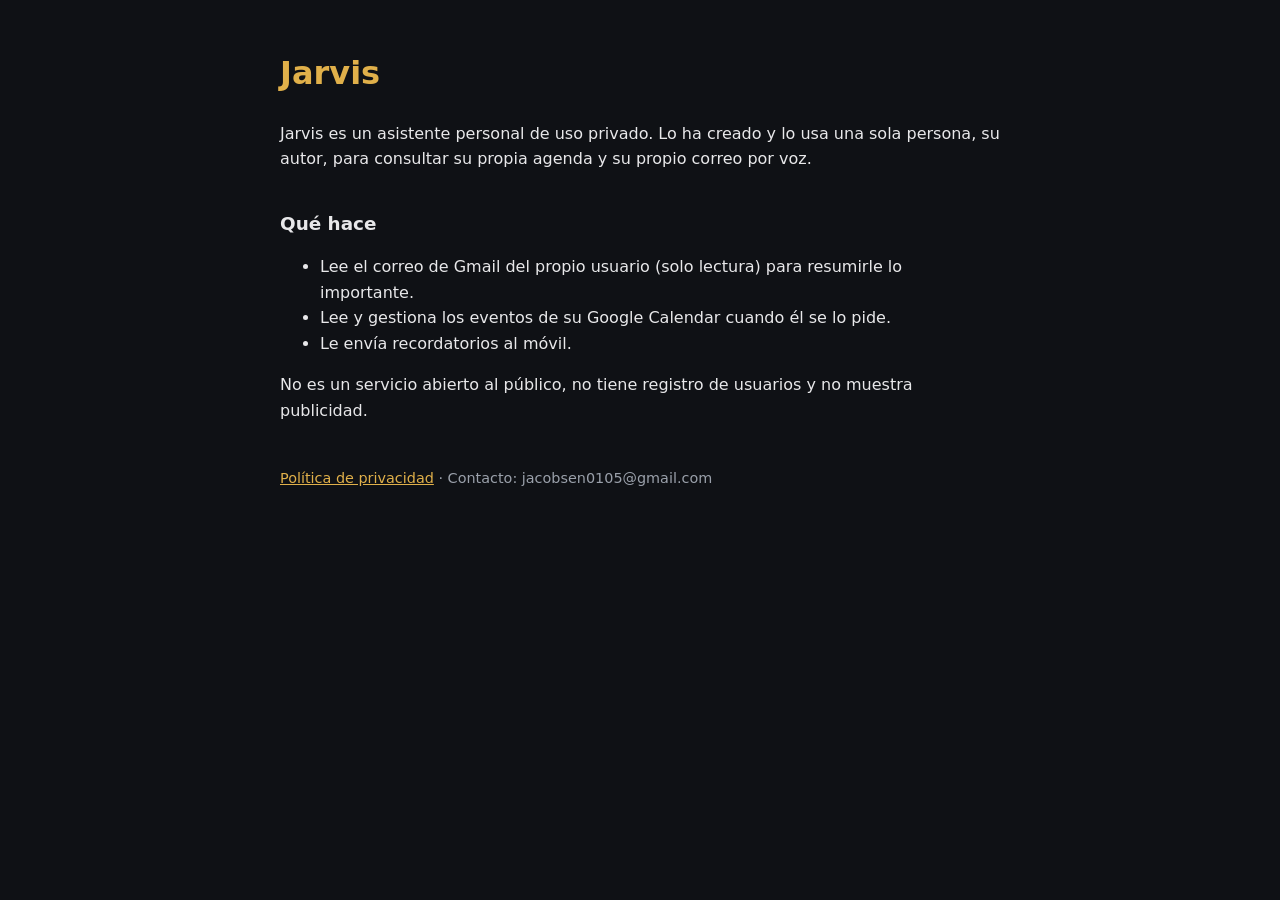
<file: index.html>
<!doctype html>
<html lang="es"><head><meta charset="utf-8"><meta name="viewport" content="width=device-width,initial-scale=1">
<title>Jarvis · asistente personal</title><link rel="stylesheet" href="estilo.css"></head>
<body><main>
<h1>Jarvis</h1>
<p>Jarvis es un asistente personal de uso privado. Lo ha creado y lo usa una sola persona, su autor, para consultar su propia agenda y su propio correo por voz.</p>
<h2>Qué hace</h2>
<ul>
<li>Lee el correo de Gmail del propio usuario (solo lectura) para resumirle lo importante.</li>
<li>Lee y gestiona los eventos de su Google Calendar cuando él se lo pide.</li>
<li>Le envía recordatorios al móvil.</li>
</ul>
<p>No es un servicio abierto al público, no tiene registro de usuarios y no muestra publicidad.</p>
<footer><a href="privacidad.html">Política de privacidad</a> · Contacto: jacobsen0105@gmail.com</footer>
</main></body></html>
</file>
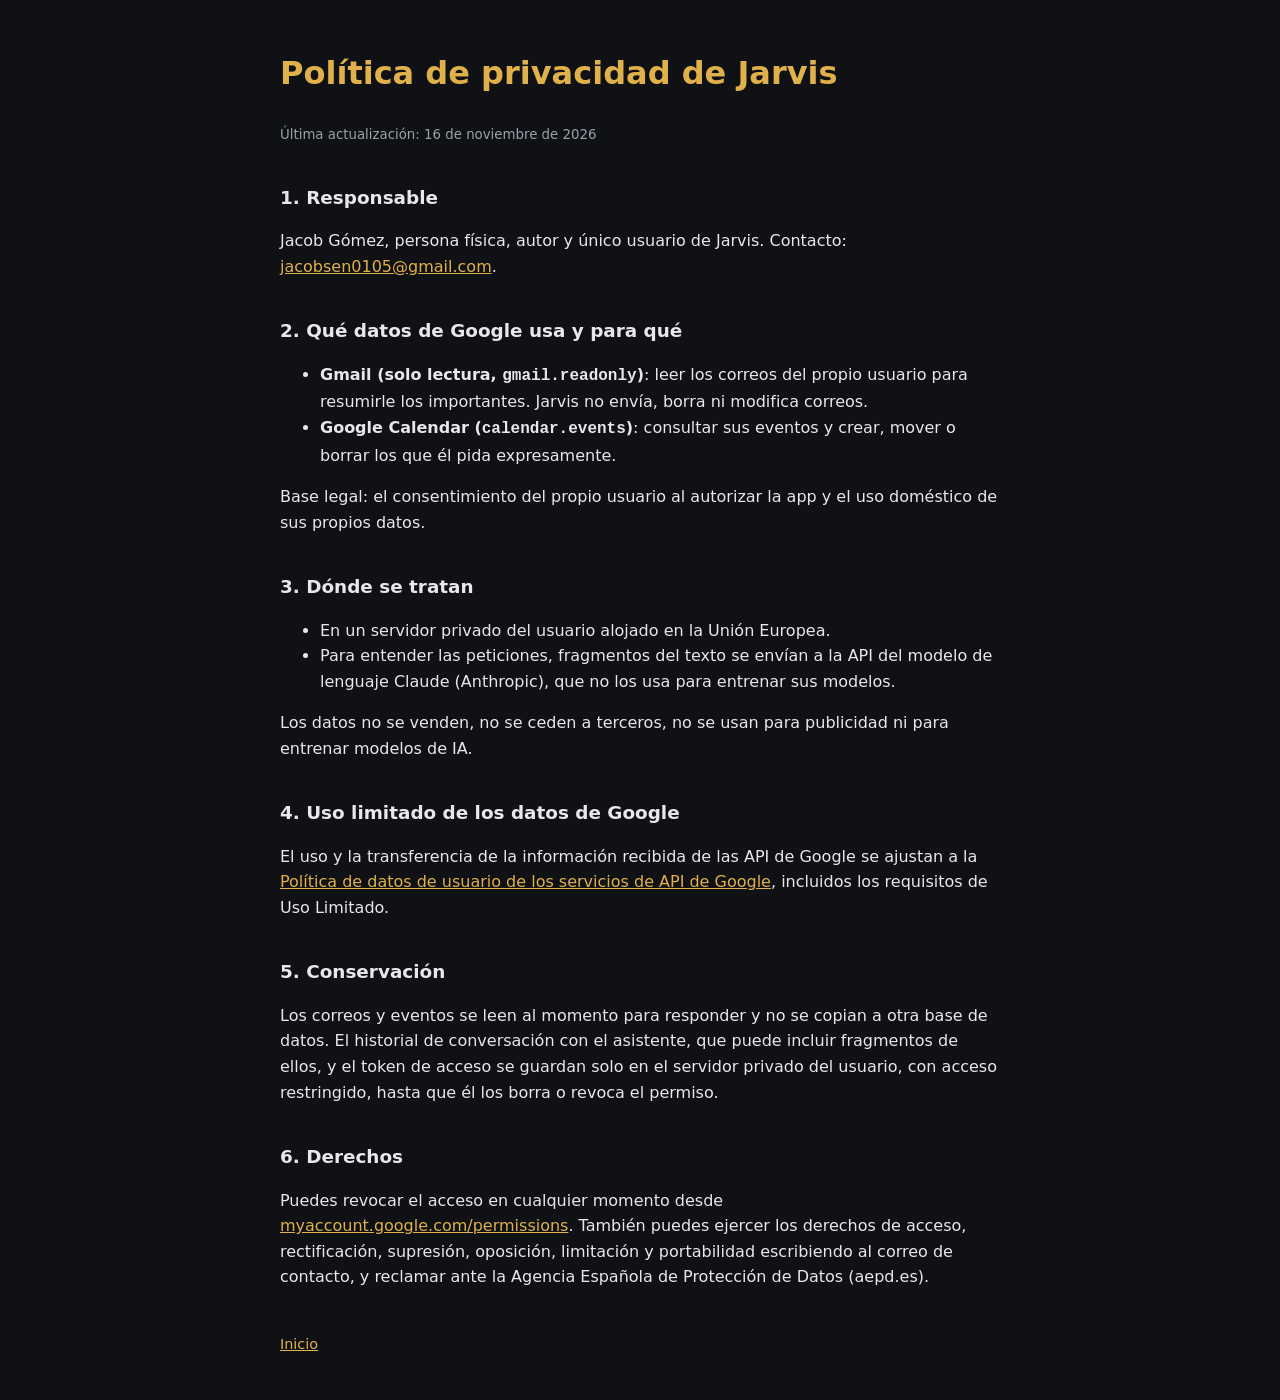
<file: privacidad.html>
<!doctype html>
<html lang="es"><head><meta charset="utf-8"><meta name="viewport" content="width=device-width,initial-scale=1">
<title>Jarvis · privacidad</title><link rel="stylesheet" href="estilo.css"></head>
<body><main>
<h1>Política de privacidad de Jarvis</h1>
<p><small>Última actualización: 16 de noviembre de 2026</small></p>

<h2>1. Responsable</h2>
<p>Jacob Gómez, persona física, autor y único usuario de Jarvis. Contacto: <a href="mailto:jacobsen0105@gmail.com">jacobsen0105@gmail.com</a>.</p>

<h2>2. Qué datos de Google usa y para qué</h2>
<ul>
<li><strong>Gmail (solo lectura, <code>gmail.readonly</code>)</strong>: leer los correos del propio usuario para resumirle los importantes. Jarvis no envía, borra ni modifica correos.</li>
<li><strong>Google Calendar (<code>calendar.events</code>)</strong>: consultar sus eventos y crear, mover o borrar los que él pida expresamente.</li>
</ul>
<p>Base legal: el consentimiento del propio usuario al autorizar la app y el uso doméstico de sus propios datos.</p>

<h2>3. Dónde se tratan</h2>
<ul>
<li>En un servidor privado del usuario alojado en la Unión Europea.</li>
<li>Para entender las peticiones, fragmentos del texto se envían a la API del modelo de lenguaje Claude (Anthropic), que no los usa para entrenar sus modelos.</li>
</ul>
<p>Los datos no se venden, no se ceden a terceros, no se usan para publicidad ni para entrenar modelos de IA.</p>

<h2>4. Uso limitado de los datos de Google</h2>
<p>El uso y la transferencia de la información recibida de las API de Google se ajustan a la <a href="https://developers.google.com/terms/api-services-user-data-policy">Política de datos de usuario de los servicios de API de Google</a>, incluidos los requisitos de Uso Limitado.</p>

<h2>5. Conservación</h2>
<p>Los correos y eventos se leen al momento para responder y no se copian a otra base de datos. El historial de conversación con el asistente, que puede incluir fragmentos de ellos, y el token de acceso se guardan solo en el servidor privado del usuario, con acceso restringido, hasta que él los borra o revoca el permiso.</p>

<h2>6. Derechos</h2>
<p>Puedes revocar el acceso en cualquier momento desde <a href="https://myaccount.google.com/permissions">myaccount.google.com/permissions</a>. También puedes ejercer los derechos de acceso, rectificación, supresión, oposición, limitación y portabilidad escribiendo al correo de contacto, y reclamar ante la Agencia Española de Protección de Datos (aepd.es).</p>

<footer><a href="index.html">Inicio</a></footer>
</main></body></html>
</file>
<file: estilo.css>
:root{--bg:#0f1115;--fg:#e8e8ea;--mut:#9aa0aa;--ac:#e0b04a}
body{margin:0;background:var(--bg);color:var(--fg);font:16px/1.6 system-ui,sans-serif}
main{max-width:720px;margin:0 auto;padding:48px 16px}
h1{color:var(--ac);margin-top:0}h2{margin-top:2em;font-size:1.15em}
a{color:var(--ac)}small,footer{color:var(--mut)}footer{margin-top:3em;font-size:.9em}
</file>
